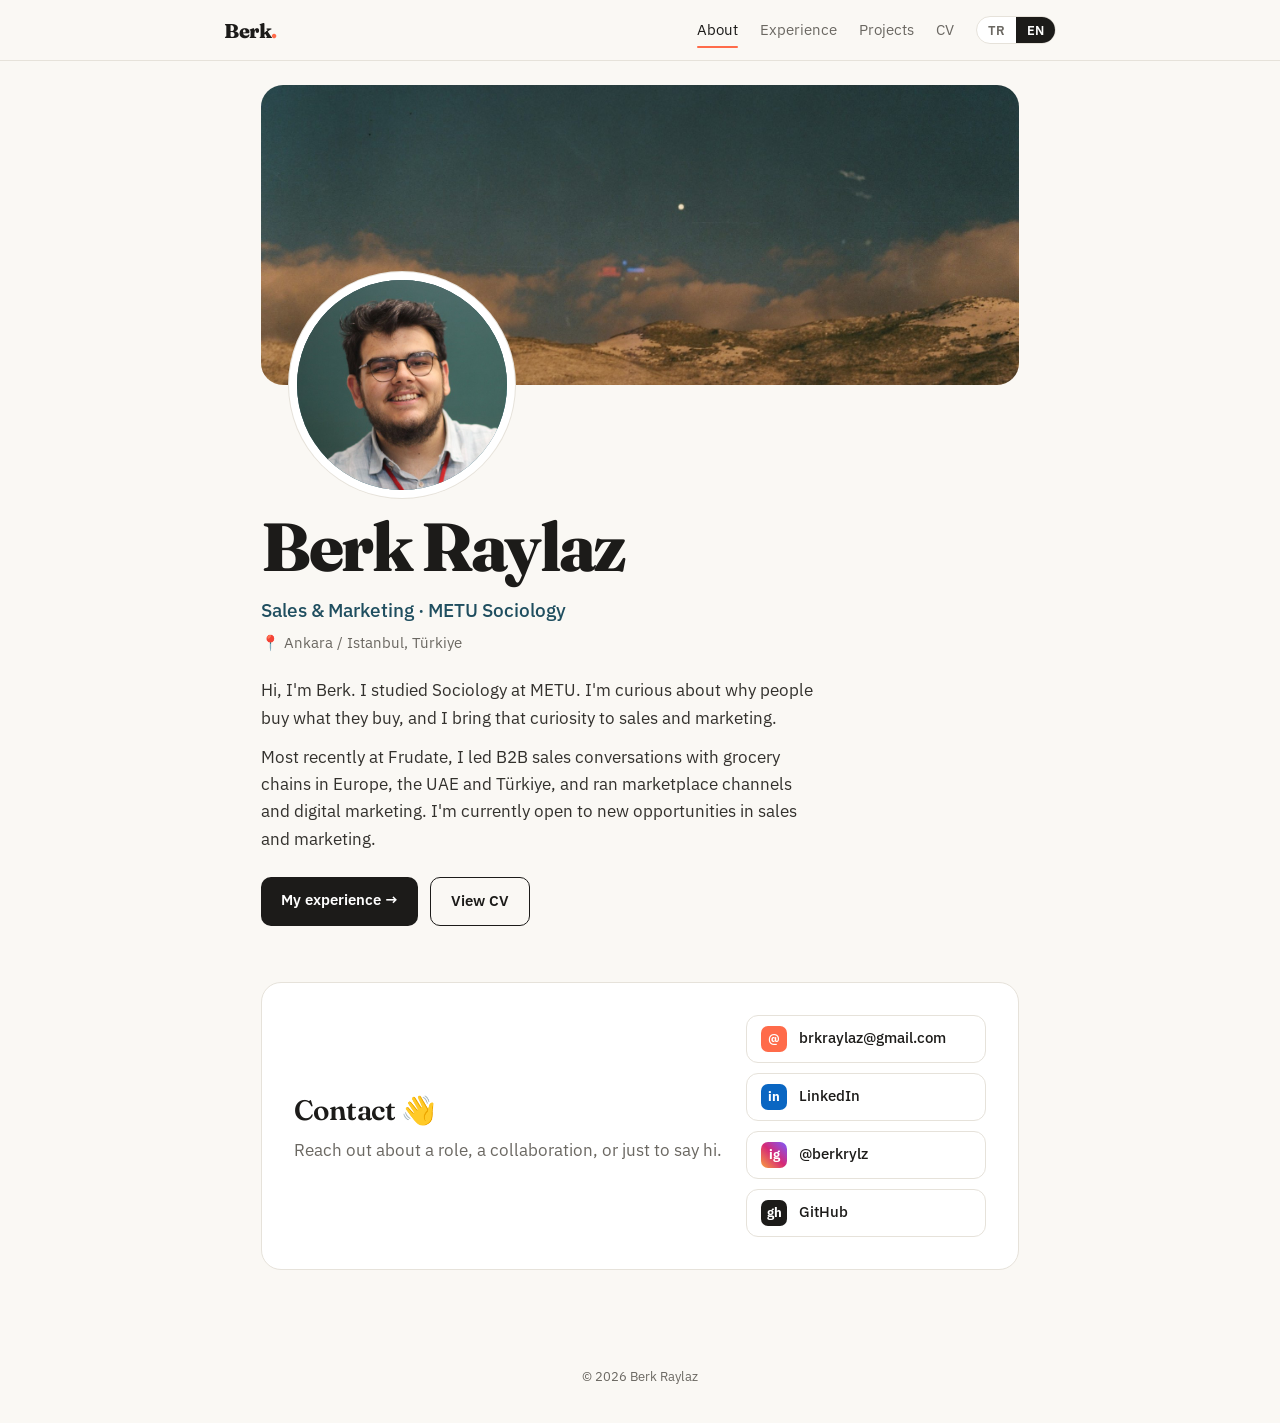
<file: index.html>
<!DOCTYPE html>
<html lang="tr">
<head>
<meta charset="UTF-8">
<meta name="viewport" content="width=device-width, initial-scale=1.0">
<title>Berk Raylaz</title>
<meta name="description" content="Berk Raylaz — Sales & Marketing | METU Sociology">
<meta property="og:title" content="Berk Raylaz">
<meta property="og:description" content="Sales & Marketing | METU Sociology">
<link rel="preconnect" href="https://fonts.googleapis.com">
<link rel="preconnect" href="https://fonts.gstatic.com" crossorigin>
<link href="https://fonts.googleapis.com/css2?family=Fraunces:opsz,wght@9..144,400;9..144,600;9..144,800&family=IBM+Plex+Sans:wght@400;500;600&family=Caveat:wght@600&display=swap" rel="stylesheet">
<link rel="stylesheet" href="style.css">
</head>
<body data-page="home">
<main class="wrap">

  <div class="cover" role="img" aria-label="Cover photo"></div>
  <header class="hero">
    <div class="photo">
      <img src="photo.jpg" alt="Berk Raylaz" onerror="this.remove()">
      <span>BR</span>
    </div>
    <div>
      <h1>Berk Raylaz</h1>
      <div class="role"><span data-tr>Satış &amp; Pazarlama · ODTÜ Sosyoloji</span><span data-en>Sales &amp; Marketing · METU Sociology</span></div>
      <div class="loc">📍 <span data-tr>Ankara / İstanbul</span><span data-en>Ankara / Istanbul, Türkiye</span></div>

      <div class="bio">
        <div data-tr>
          <p>Merhaba, ben Berk. ODTÜ Sosyoloji mezunuyum; insanların neyi neden satın aldığını anlamaya meraklıyım ve bu merakı satış ve pazarlamaya taşıyorum.</p>
          <p>Son olarak Frudate'te Avrupa, BAE ve Türkiye'deki market zincirleriyle B2B satış görüşmeleri yürüttüm, pazaryeri kanallarını ve dijital pazarlamayı yönettim. Şu anda satış ve pazarlama alanında yeni fırsatlara açığım.</p>
        </div>
        <div data-en>
          <p>Hi, I'm Berk. I studied Sociology at METU. I'm curious about why people buy what they buy, and I bring that curiosity to sales and marketing.</p>
          <p>Most recently at Frudate, I led B2B sales conversations with grocery chains in Europe, the UAE and Türkiye, and ran marketplace channels and digital marketing. I'm currently open to new opportunities in sales and marketing.</p>
        </div>
      </div>

      <div class="btns">
        <a class="btn dark" href="experience.html"><span data-tr>Deneyimlerim →</span><span data-en>My experience →</span></a>
        <a class="btn light" href="cv-tr.pdf" target="_blank" rel="noopener" data-tr>CV'yi görüntüle</a>
        <a class="btn light" href="cv-en.pdf" target="_blank" rel="noopener" data-en>View CV</a>
      </div>
    </div>
  </header>

  <div id="contact" class="contact-box rv">
    <div>
      <h2><span data-tr>İletişim 👋</span><span data-en>Contact 👋</span></h2>
      <p><span data-tr>Bir pozisyon, iş birliği ya da sadece merhaba demek için bana ulaşabilirsiniz.</span><span data-en>Reach out about a role, a collaboration, or just to say hi.</span></p>
    </div>
    <div class="contact-list">
      <a href="mailto:brkraylaz@gmail.com"><span class="ic" style="background:#ff6b4a">@</span>brkraylaz@gmail.com</a>
      <a href="https://linkedin.com/in/berk-raylaz" target="_blank" rel="noopener"><span class="ic" style="background:#0a66c2">in</span>LinkedIn</a>
      <a href="https://instagram.com/berkrylz" target="_blank" rel="noopener"><span class="ic" style="background:linear-gradient(45deg,#f9a03f,#d62976,#7b5cff)">ig</span>@berkrylz</a>
      <a href="https://github.com/BerkRaylaz" target="_blank" rel="noopener"><span class="ic" style="background:#1c1b19">gh</span>GitHub</a>
    </div>
  </div>

</main>
<script src="main.js"></script>
</body>
</html>
</file>
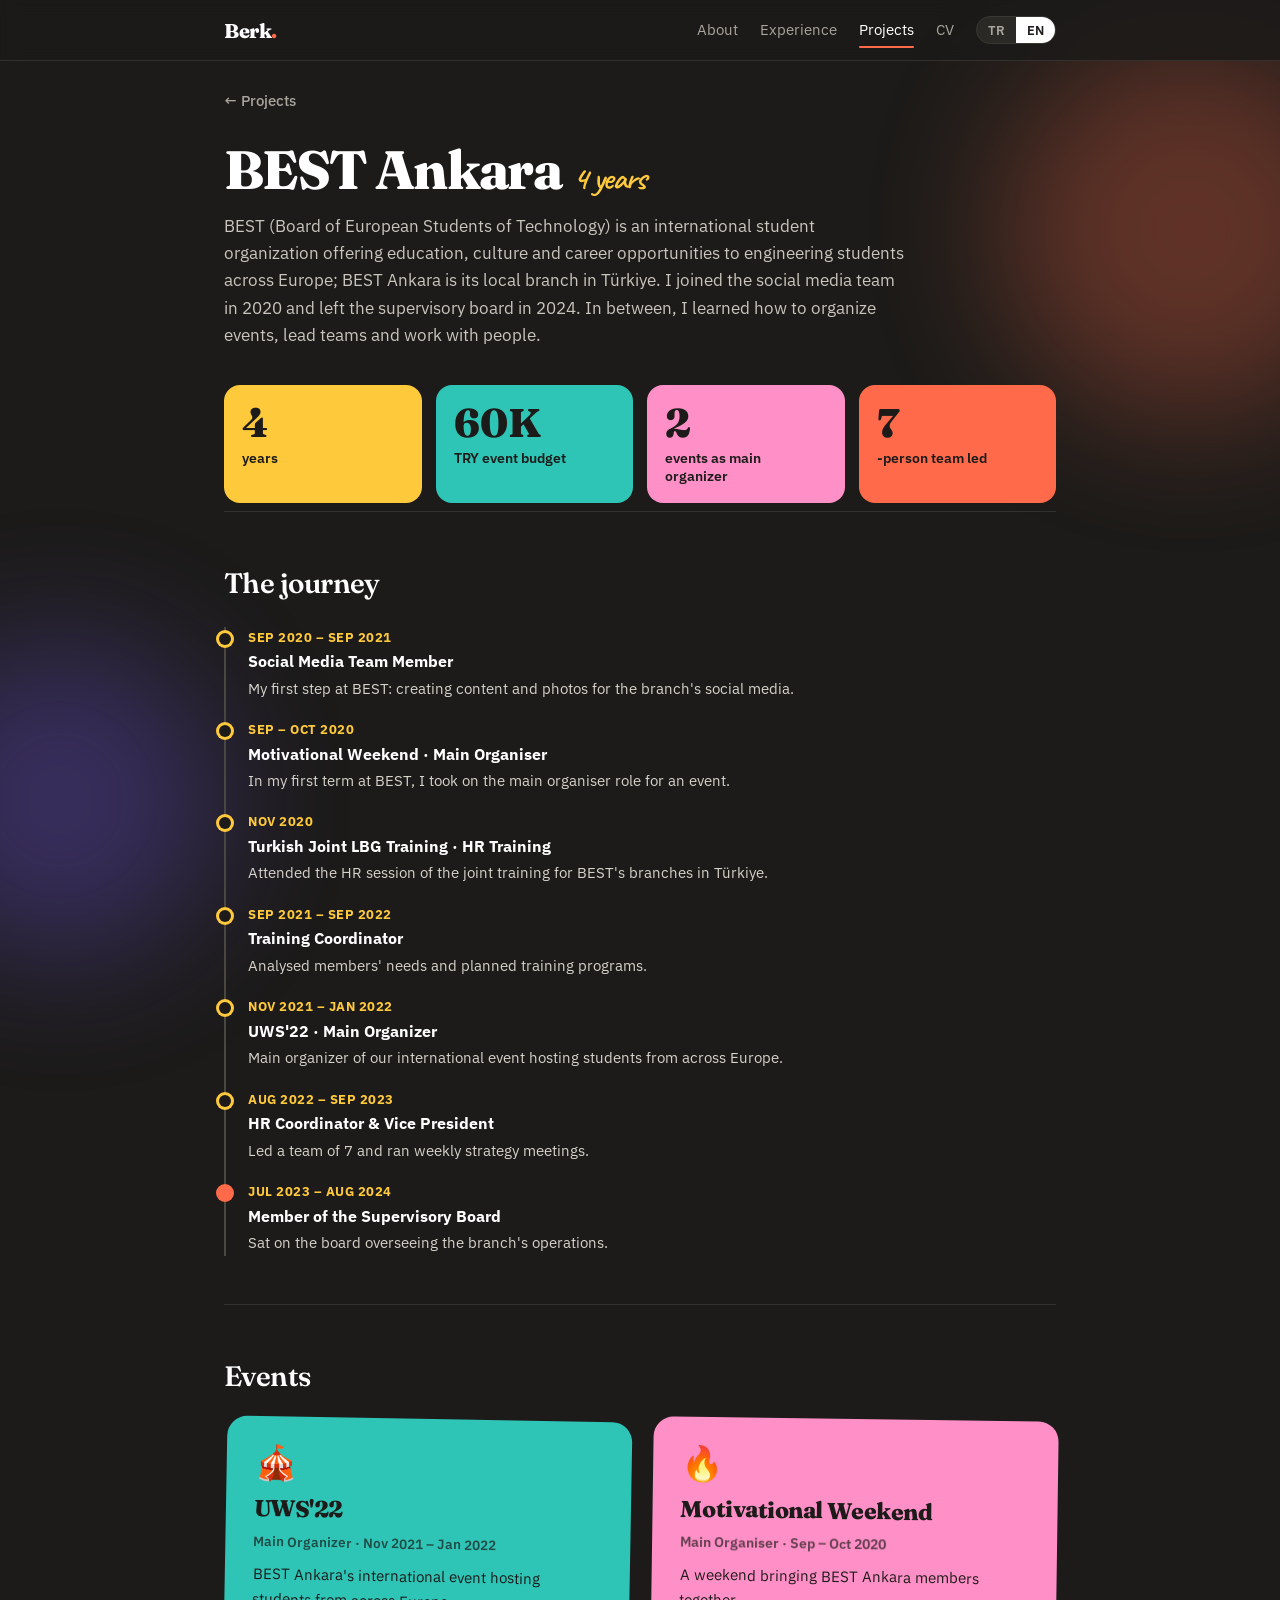
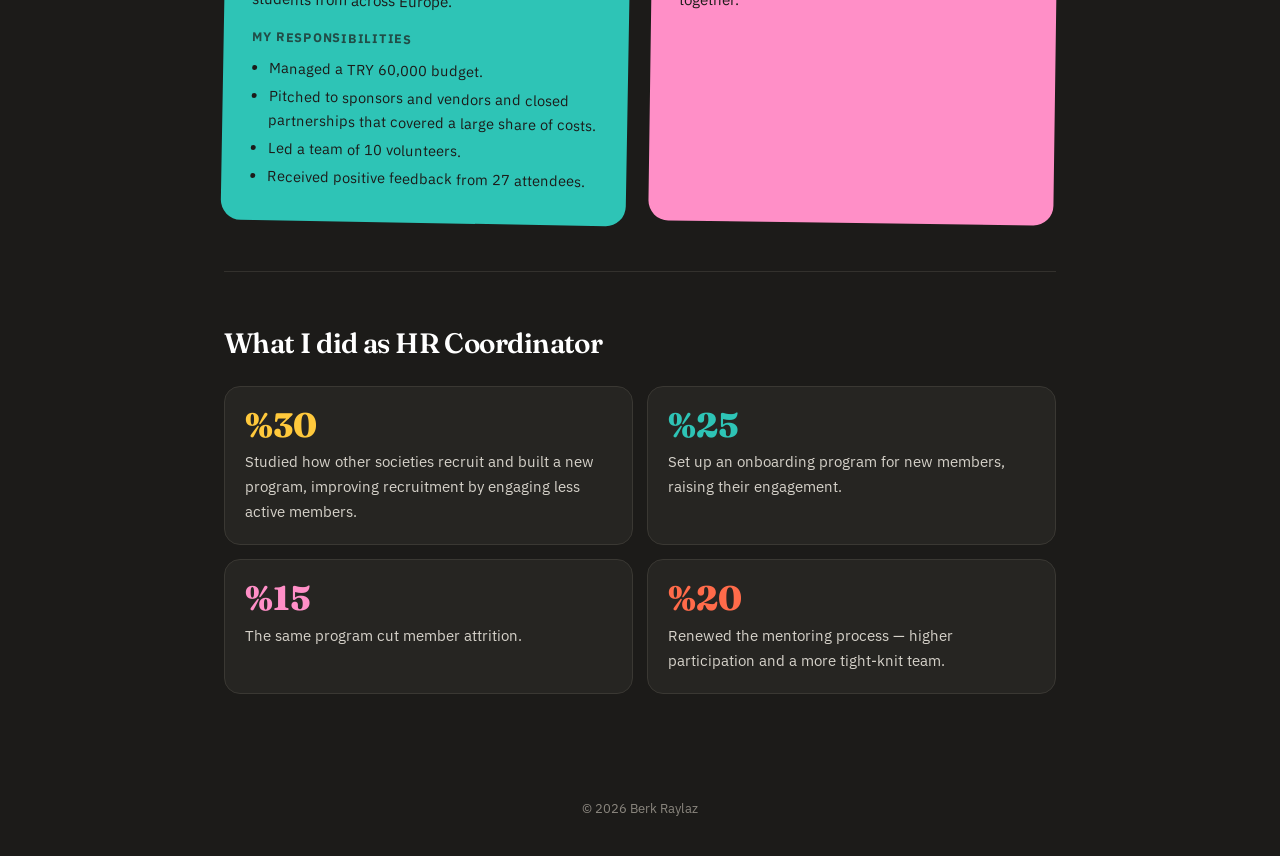
<file: best.html>
<!DOCTYPE html>
<html lang="tr">
<head>
<meta charset="UTF-8">
<meta name="viewport" content="width=device-width, initial-scale=1.0">
<title>BEST Ankara — Berk Raylaz</title>
<link rel="preconnect" href="https://fonts.googleapis.com">
<link rel="preconnect" href="https://fonts.gstatic.com" crossorigin>
<link href="https://fonts.googleapis.com/css2?family=Fraunces:opsz,wght@9..144,400;9..144,600;9..144,800&family=IBM+Plex+Sans:wght@400;500;600&family=Caveat:wght@600&display=swap" rel="stylesheet">
<link rel="stylesheet" href="style.css">
</head>
<body data-page="projects" class="fun-page">
<div class="blob b1"></div><div class="blob b2"></div>
<main class="wrap">

  <a class="back" href="projects.html"><span data-tr>← Projeler</span><span data-en>← Projects</span></a>

  <header class="page-head">
    <h1>BEST Ankara<span class="scribble">4 <span data-tr>yıl</span><span data-en>years</span></span></h1>
    <p data-tr>BEST (Board of European Students of Technology), Avrupa genelinde mühendislik öğrencilerine eğitim, kültür ve kariyer fırsatları sunan uluslararası bir öğrenci organizasyonu. BEST Ankara ise Türkiye'deki yerel şubesi. 2020'de sosyal medya ekibine katıldım, 2024'te denetim kurulundan ayrıldım. Aradaki dört yılda etkinlik organize etmeyi, ekip yönetmeyi ve insanlarla çalışmayı öğrendim.</p>
    <p data-en>BEST (Board of European Students of Technology) is an international student organization offering education, culture and career opportunities to engineering students across Europe; BEST Ankara is its local branch in Türkiye. I joined the social media team in 2020 and left the supervisory board in 2024. In between, I learned how to organize events, lead teams and work with people.</p>
  </header>

  <div class="stats rv">
    <div class="stat s1"><b>4</b><span data-tr>yıl</span><span data-en>years</span></div>
    <div class="stat s2"><b>60K</b><span data-tr>TL etkinlik bütçesi</span><span data-en>TRY event budget</span></div>
    <div class="stat s3"><b>2</b><span data-tr>ana organizatörlük</span><span data-en>events as main organizer</span></div>
    <div class="stat s4"><b>7</b><span data-tr>kişilik ekip yönetimi</span><span data-en>-person team led</span></div>
  </div>

  <section class="best-sec rv">
    <h2><span data-tr>Yolculuk</span><span data-en>The journey</span></h2>
    <ol class="tl tl-dark">
      <li>
        <span class="tl-date"><span data-tr>Eyl 2020 – Eyl 2021</span><span data-en>Sep 2020 – Sep 2021</span></span>
        <strong><span data-tr>Sosyal Medya Ekibi Üyesi</span><span data-en>Social Media Team Member</span></strong>
        <span data-tr>BEST'teki ilk adımım. Şubenin sosyal medyası için içerik ve fotoğraf ürettim.</span><span data-en>My first step at BEST: creating content and photos for the branch's social media.</span>
      </li>
      <li>
        <span class="tl-date"><span data-tr>Eyl – Eki 2020</span><span data-en>Sep – Oct 2020</span></span>
        <strong><span data-tr>Motivational Weekend · Ana Organizatör</span><span data-en>Motivational Weekend · Main Organiser</span></strong>
        <span data-tr>BEST'e katıldığım ilk dönemde bir etkinliğin ana organizatörlüğünü üstlendim.</span><span data-en>In my first term at BEST, I took on the main organiser role for an event.</span>
      </li>
      <li>
        <span class="tl-date"><span data-tr>Kas 2020</span><span data-en>Nov 2020</span></span>
        <strong><span data-tr>Turkish Joint LBG Training · İK Eğitimi</span><span data-en>Turkish Joint LBG Training · HR Training</span></strong>
        <span data-tr>Türkiye'deki BEST şubelerinin ortak eğitiminde İK oturumuna katıldım.</span><span data-en>Attended the HR session of the joint training for BEST's branches in Türkiye.</span>
      </li>
      <li>
        <span class="tl-date"><span data-tr>Eyl 2021 – Eyl 2022</span><span data-en>Sep 2021 – Sep 2022</span></span>
        <strong><span data-tr>Eğitim Koordinatörü</span><span data-en>Training Coordinator</span></strong>
        <span data-tr>Üyelerin ihtiyaçlarını analiz edip eğitim programlarını planladım.</span><span data-en>Analysed members' needs and planned training programs.</span>
      </li>
      <li>
        <span class="tl-date"><span data-tr>Kas 2021 – Oca 2022</span><span data-en>Nov 2021 – Jan 2022</span></span>
        <strong><span data-tr>UWS'22 · Ana Organizatör</span><span data-en>UWS'22 · Main Organizer</span></strong>
        <span data-tr>Avrupa'dan öğrencileri ağırladığımız uluslararası etkinliğin ana organizatörü oldum.</span><span data-en>Main organizer of our international event hosting students from across Europe.</span>
      </li>
      <li>
        <span class="tl-date"><span data-tr>Ağu 2022 – Eyl 2023</span><span data-en>Aug 2022 – Sep 2023</span></span>
        <strong><span data-tr>İK Koordinatörü &amp; Başkan Yardımcısı</span><span data-en>HR Coordinator &amp; Vice President</span></strong>
        <span data-tr>7 kişilik ekibi yönettim ve haftalık strateji toplantılarını yürüttüm.</span><span data-en>Led a team of 7 and ran weekly strategy meetings.</span>
      </li>
      <li>
        <span class="tl-date"><span data-tr>Tem 2023 – Ağu 2024</span><span data-en>Jul 2023 – Aug 2024</span></span>
        <strong><span data-tr>Denetim Kurulu Üyesi</span><span data-en>Member of the Supervisory Board</span></strong>
        <span data-tr>Şubenin işleyişini denetleyen kurulda yer aldım.</span><span data-en>Sat on the board overseeing the branch's operations.</span>
      </li>
    </ol>
  </section>

  <section class="best-sec rv">
    <h2><span data-tr>Etkinlikler</span><span data-en>Events</span></h2>
    <div class="cards" style="padding:0">
      <div class="card c2">
        <div class="emoji">🎪</div>
        <h3>UWS'22</h3>
        <div class="meta"><span data-tr>Ana Organizatör · Kas 2021 – Oca 2022</span><span data-en>Main Organizer · Nov 2021 – Jan 2022</span></div>
        <p data-tr>BEST Ankara'nın Avrupa'dan öğrencileri ağırladığı uluslararası etkinlik.</p>
        <p data-en>BEST Ankara's international event hosting students from across Europe.</p>
        <div class="sub-h"><span data-tr>Sorumluluklarım</span><span data-en>My responsibilities</span></div>
        <ul data-tr>
          <li>60.000 TL'lik bütçeyi yönettim.</li>
          <li>Sponsor ve tedarikçilere sunum yapıp maliyetin önemli kısmını karşılayan ortaklıklar kurdum.</li>
          <li>10 kişilik gönüllü ekibe liderlik ettim.</li>
          <li>27 katılımcıdan olumlu geri bildirim aldık.</li>
        </ul>
        <ul data-en>
          <li>Managed a TRY 60,000 budget.</li>
          <li>Pitched to sponsors and vendors and closed partnerships that covered a large share of costs.</li>
          <li>Led a team of 10 volunteers.</li>
          <li>Received positive feedback from 27 attendees.</li>
        </ul>
      </div>
      <div class="card c3">
        <div class="emoji">🔥</div>
        <h3>Motivational Weekend</h3>
        <div class="meta"><span data-tr>Ana Organizatör · Eyl – Eki 2020</span><span data-en>Main Organiser · Sep – Oct 2020</span></div>
        <p data-tr>BEST Ankara üyelerini bir araya getiren motivasyon hafta sonu.</p>
        <p data-en>A weekend bringing BEST Ankara members together.</p>
      </div>
    </div>
  </section>

  <section class="best-sec rv">
    <h2><span data-tr>İK koordinatörlüğünde neler yaptım</span><span data-en>What I did as HR Coordinator</span></h2>
    <div class="impact">
      <div class="imp"><b>%30</b><span data-tr>Farklı toplulukların işe alım süreçlerini inceleyip yeni bir program geliştirdim. Daha az aktif üyeleri de sürece katarak işe alımı iyileştirdim.</span><span data-en>Studied how other societies recruit and built a new program, improving recruitment by engaging less active members.</span></div>
      <div class="imp"><b>%25</b><span data-tr>Yeni üyeler için oryantasyon programı kurdum. Yeni üyelerin katılımı arttı.</span><span data-en>Set up an onboarding program for new members, raising their engagement.</span></div>
      <div class="imp"><b>%15</b><span data-tr>Aynı program sayesinde üye kaybı azaldı.</span><span data-en>The same program cut member attrition.</span></div>
      <div class="imp"><b>%20</b><span data-tr>Mentorluk sürecini yeniledim. Üye katılımı arttı, ekip daha bütünleşik hale geldi.</span><span data-en>Renewed the mentoring process — higher participation and a more tight-knit team.</span></div>
    </div>
  </section>

</main>
<script src="main.js"></script>
</body>
</html>
</file>
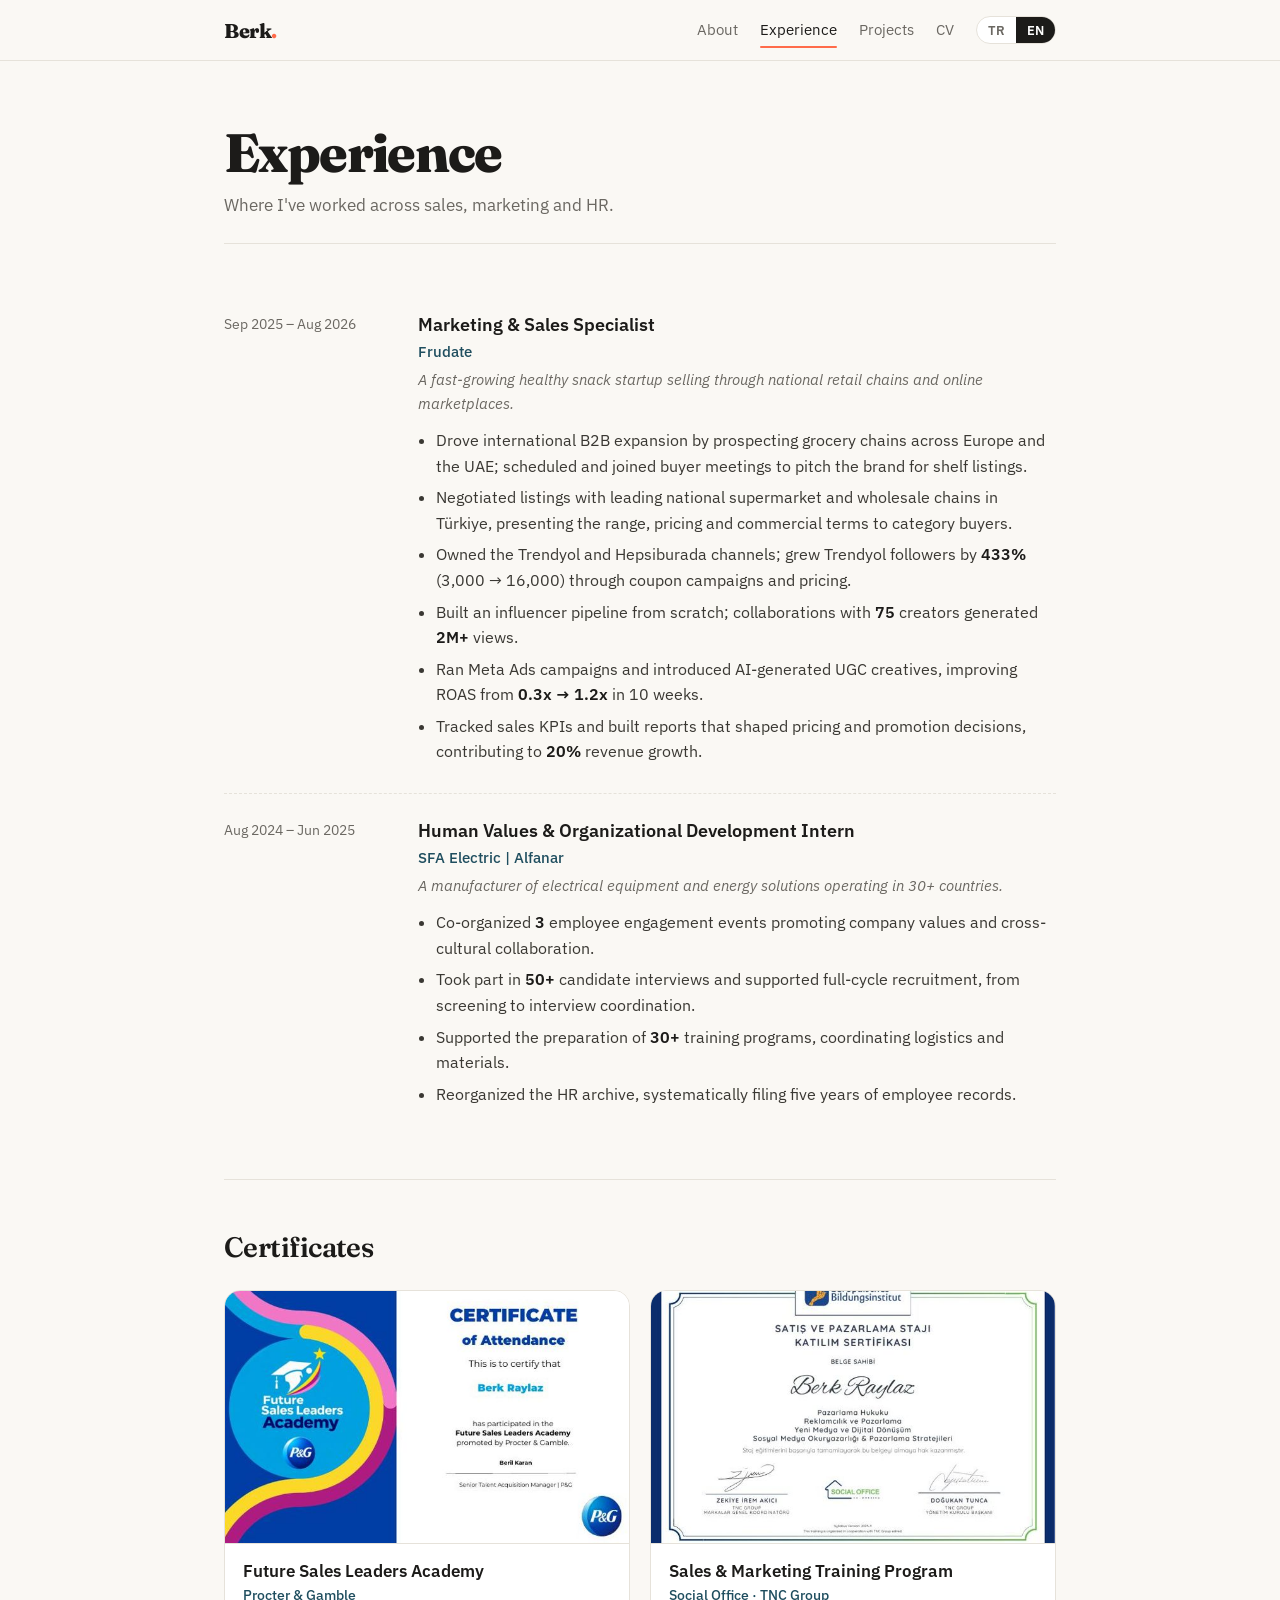
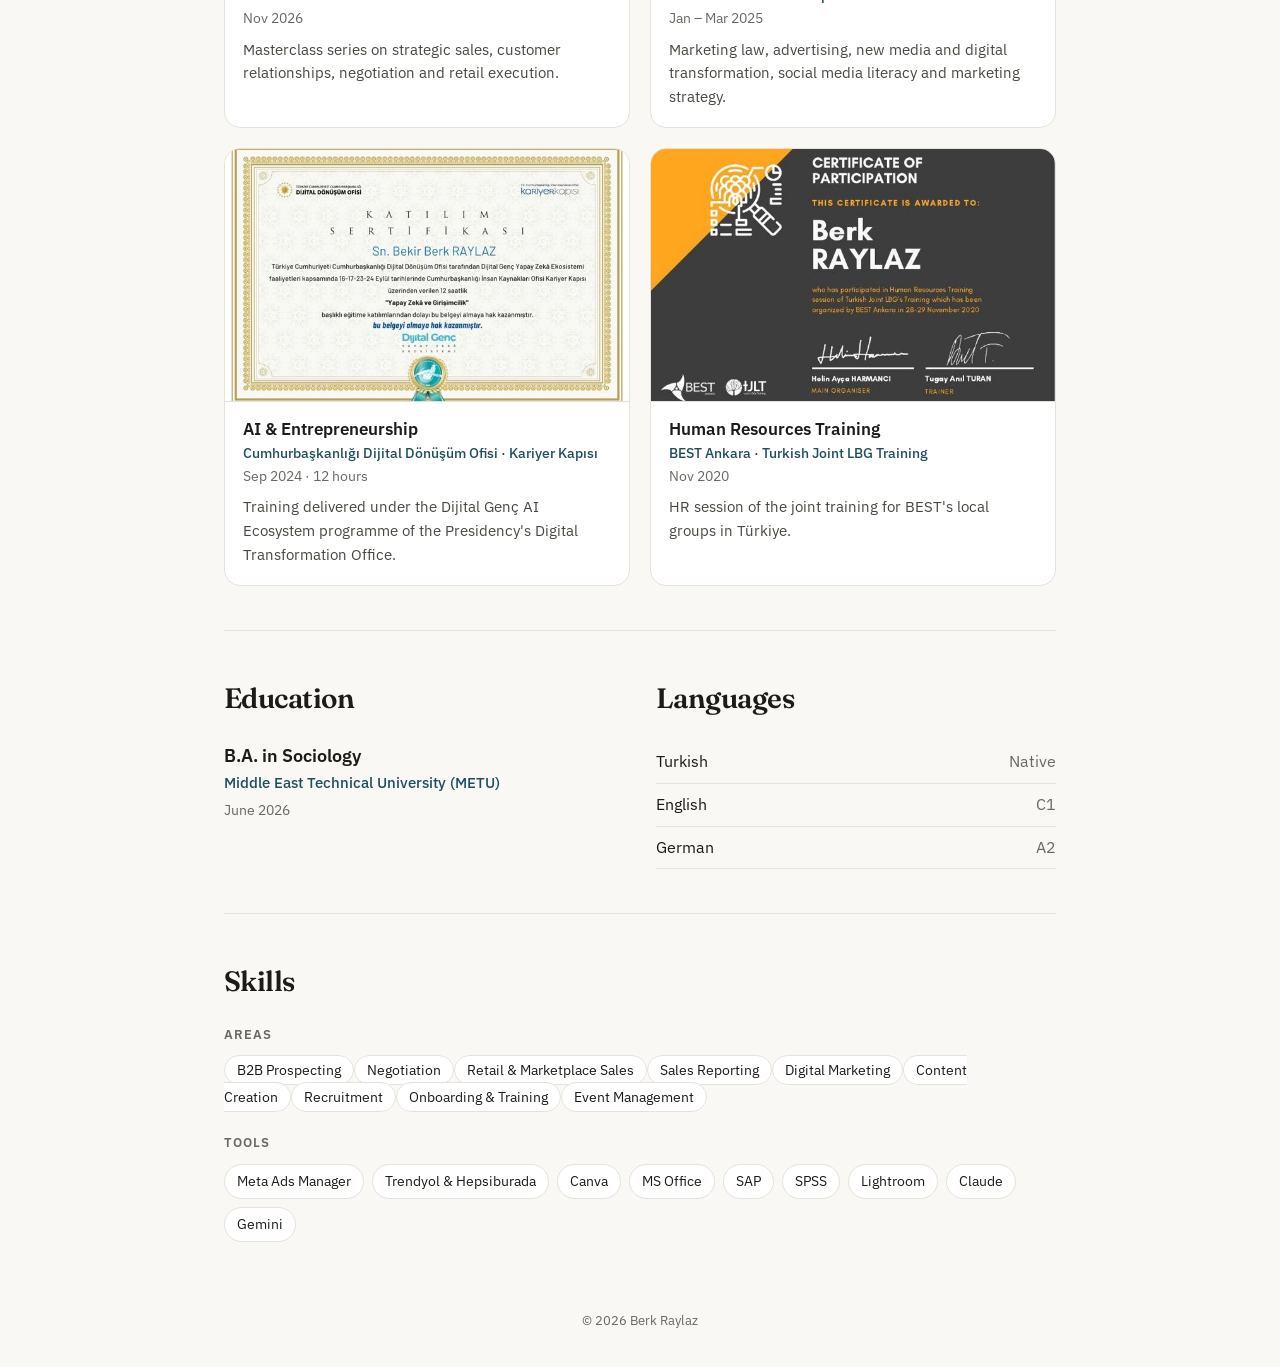
<file: experience.html>
<!DOCTYPE html>
<html lang="tr">
<head>
<meta charset="UTF-8">
<meta name="viewport" content="width=device-width, initial-scale=1.0">
<title>Deneyim · Experience — Berk Raylaz</title>
<link rel="preconnect" href="https://fonts.googleapis.com">
<link rel="preconnect" href="https://fonts.gstatic.com" crossorigin>
<link href="https://fonts.googleapis.com/css2?family=Fraunces:opsz,wght@9..144,400;9..144,600;9..144,800&family=IBM+Plex+Sans:wght@400;500;600&family=Caveat:wght@600&display=swap" rel="stylesheet">
<link rel="stylesheet" href="style.css">
</head>
<body data-page="experience">
<main class="wrap">

  <header class="page-head">
    <h1><span data-tr>Deneyim</span><span data-en>Experience</span></h1>
    <p><span data-tr>Satış, pazarlama ve insan kaynakları alanlarında çalıştığım yerler.</span><span data-en>Where I've worked across sales, marketing and HR.</span></p>
  </header>

  <section class="rv">
    <div class="job">
      <div class="date"><span data-tr>Eyl 2025 – Ağu 2026</span><span data-en>Sep 2025 – Aug 2026</span></div>
      <div>
        <h3><span data-tr>Pazarlama ve Satış Uzmanı</span><span data-en>Marketing &amp; Sales Specialist</span></h3>
        <div class="co">Frudate</div>
        <div class="desc"><span data-tr>Ulusal market zincirleri ve online pazaryerleri üzerinden satış yapan, hızla büyüyen bir sağlıklı atıştırmalık girişimi.</span><span data-en>A fast-growing healthy snack startup selling through national retail chains and online marketplaces.</span></div>
        <ul data-tr>
          <li>Avrupa ve BAE'deki market zincirlerine yönelik müşteri araştırması yaparak uluslararası B2B büyümesine öncülük ettim; raf listelemesi için alıcı görüşmeleri ayarlayıp markayı sundum.</li>
          <li>Türkiye'nin önde gelen ulusal süpermarket ve toptan satış zincirleriyle listeleme müzakereleri yürüttüm; kategori alıcılarına ürün gamını, fiyatlandırmayı ve ticari koşulları sundum.</li>
          <li>Trendyol ve Hepsiburada kanallarını yönettim; kupon kampanyaları ve fiyat düzenlemeleriyle Trendyol takipçisini <span class="num">%433</span> artırdım (3.000 → 16.000).</li>
          <li>Influencer pazarlama sürecini sıfırdan kurdum; <span class="num">75</span> içerik üreticisiyle iş birliği <span class="num">2M+</span> görüntülenme sağladı.</li>
          <li>Meta Ads kampanyalarını yönettim ve yapay zekâ destekli UGC kreatiflerini devreye alarak ROAS'ı 10 haftada <span class="num">0,3x → 1,2x</span>'e yükselttim.</li>
          <li>Satış KPI'larını takip edip fiyat ve promosyon kararlarına yön veren raporlar hazırladım; <span class="num">%20</span> gelir artışına katkı sağladım.</li>
        </ul>
        <ul data-en>
          <li>Drove international B2B expansion by prospecting grocery chains across Europe and the UAE; scheduled and joined buyer meetings to pitch the brand for shelf listings.</li>
          <li>Negotiated listings with leading national supermarket and wholesale chains in Türkiye, presenting the range, pricing and commercial terms to category buyers.</li>
          <li>Owned the Trendyol and Hepsiburada channels; grew Trendyol followers by <span class="num">433%</span> (3,000 → 16,000) through coupon campaigns and pricing.</li>
          <li>Built an influencer pipeline from scratch; collaborations with <span class="num">75</span> creators generated <span class="num">2M+</span> views.</li>
          <li>Ran Meta Ads campaigns and introduced AI-generated UGC creatives, improving ROAS from <span class="num">0.3x → 1.2x</span> in 10 weeks.</li>
          <li>Tracked sales KPIs and built reports that shaped pricing and promotion decisions, contributing to <span class="num">20%</span> revenue growth.</li>
        </ul>
      </div>
    </div>

    <div class="job">
      <div class="date"><span data-tr>Ağu 2024 – Haz 2025</span><span data-en>Aug 2024 – Jun 2025</span></div>
      <div>
        <h3><span data-tr>İnsani Değerler ve Org. Gelişim Stajyeri</span><span data-en>Human Values &amp; Organizational Development Intern</span></h3>
        <div class="co">SFA Electric | Alfanar</div>
        <div class="desc"><span data-tr>30'dan fazla ülkede faaliyet gösteren elektrik ekipmanları ve enerji çözümleri üreticisi.</span><span data-en>A manufacturer of electrical equipment and energy solutions operating in 30+ countries.</span></div>
        <ul data-tr>
          <li>Şirket değerlerini ve kültürlerarası iş birliğini destekleyen <span class="num">3</span> çalışan bağlılığı etkinliğinin organizasyonunda yer aldım.</li>
          <li><span class="num">50+</span> aday mülakatına katıldım; ön değerlendirmeden mülakat koordinasyonuna kadar işe alım süreçlerini destekledim.</li>
          <li><span class="num">30+</span> eğitim programının lojistik ve materyal hazırlığını üstlendim.</li>
          <li>İK arşivini yeniden düzenleyerek son 5 yılın personel dosyalarını sistematik hâle getirdim.</li>
        </ul>
        <ul data-en>
          <li>Co-organized <span class="num">3</span> employee engagement events promoting company values and cross-cultural collaboration.</li>
          <li>Took part in <span class="num">50+</span> candidate interviews and supported full-cycle recruitment, from screening to interview coordination.</li>
          <li>Supported the preparation of <span class="num">30+</span> training programs, coordinating logistics and materials.</li>
          <li>Reorganized the HR archive, systematically filing five years of employee records.</li>
        </ul>
      </div>
    </div>
  </section>

  <section class="rv">
    <h2><span data-tr>Sertifikalar</span><span data-en>Certificates</span></h2>
    <div class="certs">
      <a class="cert" href="certificates/pg-future-sales-leaders.pdf" target="_blank" rel="noopener">
        <div class="cert-img"><img src="certificates/thumb-pg-future-sales-leaders.jpg" alt="" loading="lazy"></div>
        <div class="cert-body">
          <h3><span data-tr>Future Sales Leaders Academy</span><span data-en>Future Sales Leaders Academy</span></h3>
          <div class="co">Procter &amp; Gamble</div>
          <div class="date"><span data-tr>Kasım 2026</span><span data-en>Nov 2026</span></div>
          <p><span data-tr>Stratejik satış, müşteri ilişkileri, müzakere ve perakende uygulaması üzerine masterclass serisi.</span><span data-en>Masterclass series on strategic sales, customer relationships, negotiation and retail execution.</span></p>
        </div>
      </a>
      <a class="cert" href="certificates/satis-pazarlama-programi.pdf" target="_blank" rel="noopener">
        <div class="cert-img"><img src="certificates/thumb-satis-pazarlama-programi.jpg" alt="" loading="lazy"></div>
        <div class="cert-body">
          <h3><span data-tr>Satış ve Pazarlama Eğitim Programı</span><span data-en>Sales &amp; Marketing Training Program</span></h3>
          <div class="co">Social Office · TNC Group</div>
          <div class="date"><span data-tr>Ocak – Mart 2025</span><span data-en>Jan – Mar 2025</span></div>
          <p><span data-tr>Pazarlama hukuku, reklamcılık, yeni medya ve dijital dönüşüm, sosyal medya okuryazarlığı ve pazarlama stratejileri.</span><span data-en>Marketing law, advertising, new media and digital transformation, social media literacy and marketing strategy.</span></p>
        </div>
      </a>
      <a class="cert" href="certificates/yapay-zeka-girisimcilik.jpg" target="_blank" rel="noopener">
        <div class="cert-img"><img src="certificates/thumb-yapay-zeka-girisimcilik.jpg" alt="" loading="lazy"></div>
        <div class="cert-body">
          <h3><span data-tr>Yapay Zekâ ve Girişimcilik</span><span data-en>AI &amp; Entrepreneurship</span></h3>
          <div class="co">Cumhurbaşkanlığı Dijital Dönüşüm Ofisi · Kariyer Kapısı</div>
          <div class="date"><span data-tr>Eylül 2024 · 12 saat</span><span data-en>Sep 2024 · 12 hours</span></div>
          <p><span data-tr>Dijital Genç Yapay Zekâ Ekosistemi kapsamında verilen eğitim.</span><span data-en>Training delivered under the Dijital Genç AI Ecosystem programme of the Presidency's Digital Transformation Office.</span></p>
        </div>
      </a>
      <a class="cert" href="certificates/best-hr-training.pdf" target="_blank" rel="noopener">
        <div class="cert-img"><img src="certificates/thumb-best-hr-training.jpg" alt="" loading="lazy"></div>
        <div class="cert-body">
          <h3><span data-tr>İnsan Kaynakları Eğitimi</span><span data-en>Human Resources Training</span></h3>
          <div class="co">BEST Ankara · Turkish Joint LBG Training</div>
          <div class="date"><span data-tr>Kasım 2020</span><span data-en>Nov 2020</span></div>
          <p><span data-tr>BEST yerel gruplarının ortak eğitim programında İK oturumu.</span><span data-en>HR session of the joint training for BEST's local groups in Türkiye.</span></p>
        </div>
      </a>
    </div>
  </section>

  <section class="rv">
    <div class="grid2">
      <div>
        <h2><span data-tr>Eğitim</span><span data-en>Education</span></h2>
        <div class="job" style="grid-template-columns:1fr;padding-top:0">
          <div>
            <h3><span data-tr>Sosyoloji Lisans</span><span data-en>B.A. in Sociology</span></h3>
            <div class="co"><span data-tr>Orta Doğu Teknik Üniversitesi (ODTÜ)</span><span data-en>Middle East Technical University (METU)</span></div>
            <div class="date"><span data-tr>Haziran 2026</span><span data-en>June 2026</span></div>
          </div>
        </div>
      </div>
      <div>
        <h2><span data-tr>Diller</span><span data-en>Languages</span></h2>
        <div class="langrow"><span data-tr>Türkçe</span><span data-en>Turkish</span><span><span data-tr>Ana dil</span><span data-en>Native</span></span></div>
        <div class="langrow"><span data-tr>İngilizce</span><span data-en>English</span><span>C1</span></div>
        <div class="langrow"><span data-tr>Almanca</span><span data-en>German</span><span>A2</span></div>
      </div>
    </div>
  </section>

  <section class="rv">
    <h2><span data-tr>Yetkinlikler</span><span data-en>Skills</span></h2>
    <div class="sub"><span data-tr>Alanlar</span><span data-en>Areas</span></div>
    <div class="tags" data-tr style="margin-bottom:22px">
      <span class="tag">B2B Müşteri Bulma</span><span class="tag">Müzakere</span><span class="tag">Perakende ve Pazaryeri Satışı</span><span class="tag">Satış Raporlama</span><span class="tag">Dijital Pazarlama</span><span class="tag">İçerik Üretimi</span><span class="tag">İşe Alım</span><span class="tag">Oryantasyon ve Eğitim</span><span class="tag">Etkinlik Yönetimi</span>
    </div>
    <div class="tags" data-en style="margin-bottom:22px">
      <span class="tag">B2B Prospecting</span><span class="tag">Negotiation</span><span class="tag">Retail &amp; Marketplace Sales</span><span class="tag">Sales Reporting</span><span class="tag">Digital Marketing</span><span class="tag">Content Creation</span><span class="tag">Recruitment</span><span class="tag">Onboarding &amp; Training</span><span class="tag">Event Management</span>
    </div>
    <div class="sub"><span data-tr>Araçlar</span><span data-en>Tools</span></div>
    <div class="tags">
      <span class="tag">Meta Ads Manager</span><span class="tag">Trendyol &amp; Hepsiburada</span><span class="tag">Canva</span><span class="tag">MS Office</span><span class="tag">SAP</span><span class="tag">SPSS</span><span class="tag">Lightroom</span><span class="tag">Claude</span><span class="tag">Gemini</span>
    </div>
  </section>

</main>
<script src="main.js"></script>
</body>
</html>
</file>
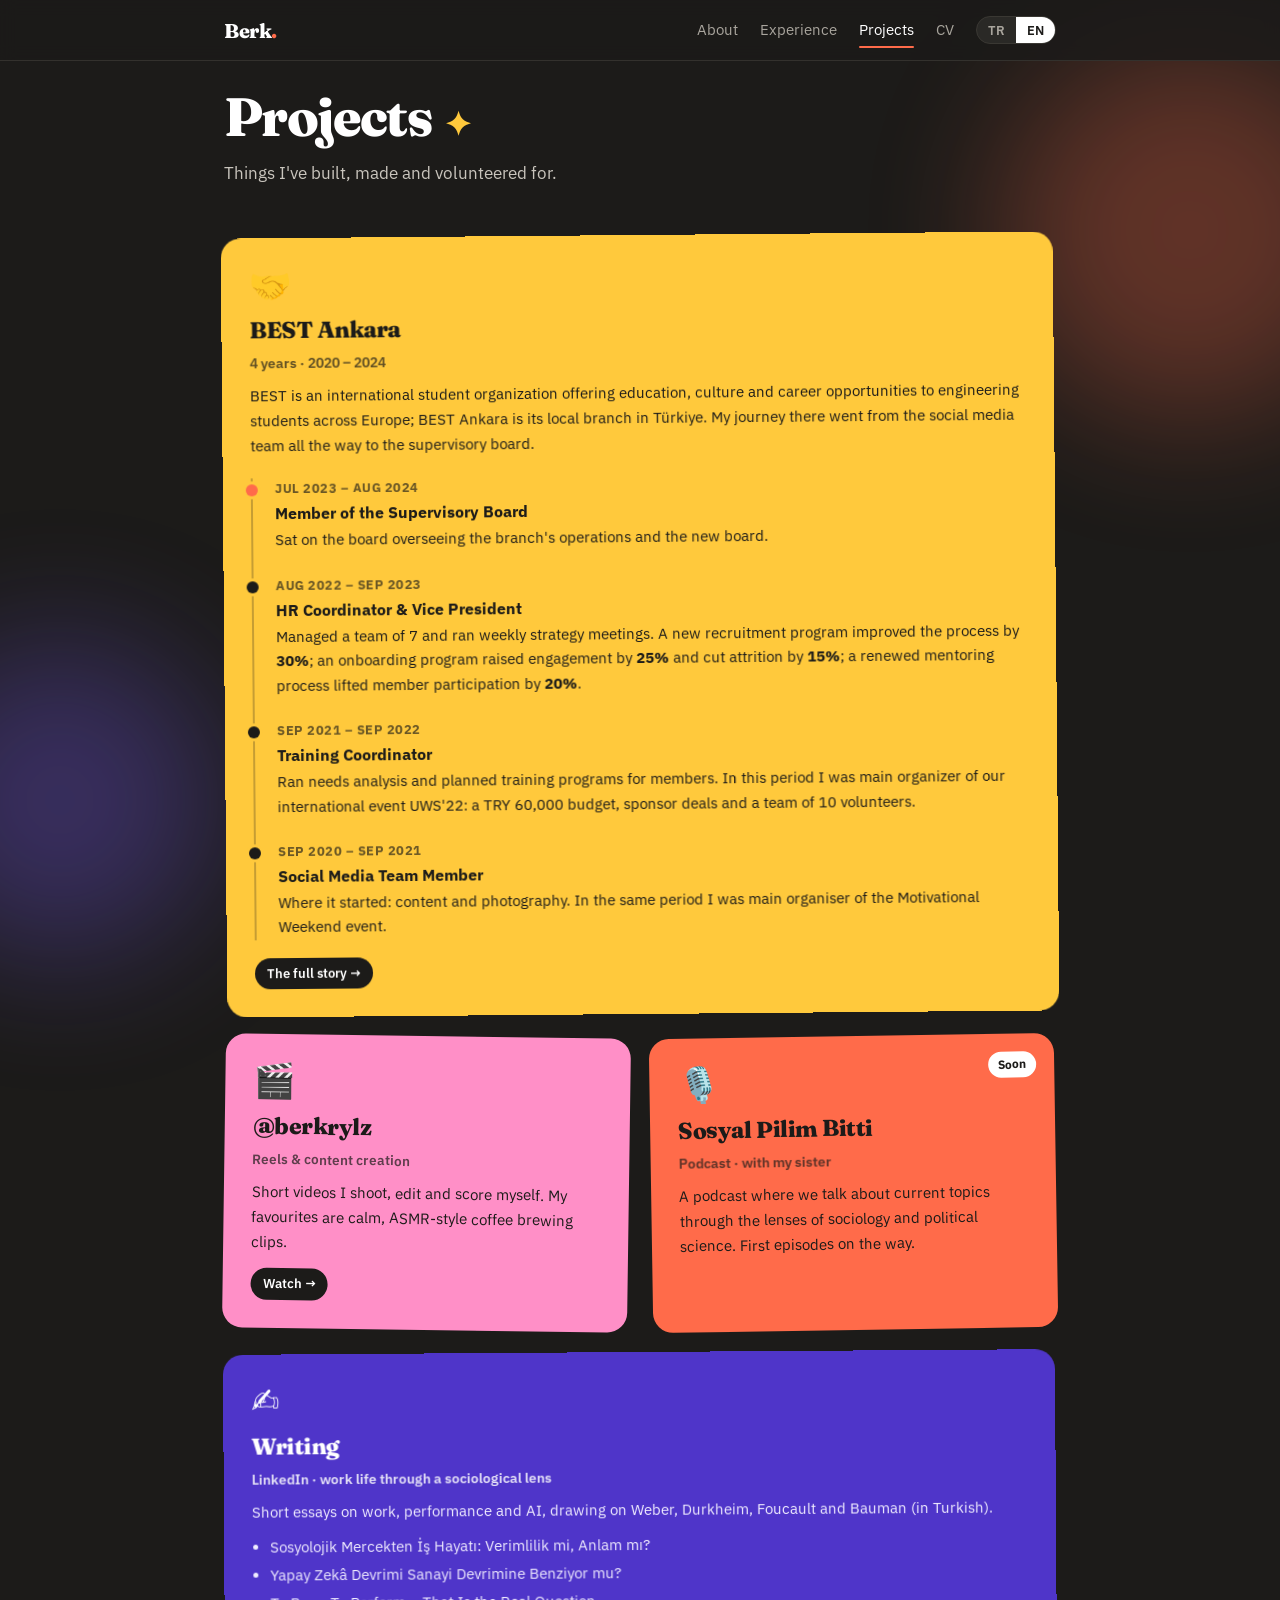
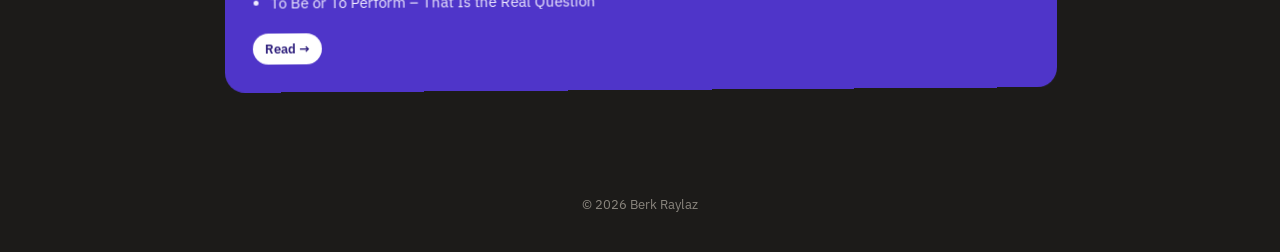
<file: projects.html>
<!DOCTYPE html>
<html lang="tr">
<head>
<meta charset="UTF-8">
<meta name="viewport" content="width=device-width, initial-scale=1.0">
<title>Projeler · Projects — Berk Raylaz</title>
<link rel="preconnect" href="https://fonts.googleapis.com">
<link rel="preconnect" href="https://fonts.gstatic.com" crossorigin>
<link href="https://fonts.googleapis.com/css2?family=Fraunces:opsz,wght@9..144,400;9..144,600;9..144,800&family=IBM+Plex+Sans:wght@400;500;600&family=Caveat:wght@600&display=swap" rel="stylesheet">
<link rel="stylesheet" href="style.css">
</head>
<body data-page="projects" class="fun-page">
<div class="blob b1"></div><div class="blob b2"></div>
<main class="wrap">

  <header class="page-head">
    <h1><span data-tr>Projeler</span><span data-en>Projects</span><span class="scribble">✦</span></h1>
    <p><span data-tr>Gönüllü olarak yaptığım, ürettiğim ve üzerinde çalıştığım şeyler.</span><span data-en>Things I've built, made and volunteered for.</span></p>
  </header>

  <div class="cards rv">
    <div class="card c1 wide">
      <div class="emoji">🤝</div>
      <h3>BEST Ankara</h3>
      <div class="meta"><span data-tr>4 yıl · 2020 – 2024</span><span data-en>4 years · 2020 – 2024</span></div>
      <p data-tr>BEST, Avrupa genelinde mühendislik öğrencilerine eğitim, kültür ve kariyer fırsatları sunan uluslararası bir öğrenci organizasyonu. BEST Ankara ise Türkiye'deki yerel şubesi. Burada sosyal medya ekibinden başlayıp yönetim kuruluna kadar uzanan bir yolculuk yaşadım.</p>
      <p data-en>BEST is an international student organization offering education, culture and career opportunities to engineering students across Europe; BEST Ankara is its local branch in Türkiye. My journey there went from the social media team all the way to the supervisory board.</p>
      <ol class="tl">
        <li>
          <span class="tl-date"><span data-tr>Tem 2023 – Ağu 2024</span><span data-en>Jul 2023 – Aug 2024</span></span>
          <strong><span data-tr>Denetim Kurulu Üyesi</span><span data-en>Member of the Supervisory Board</span></strong>
          <span data-tr>Şubenin işleyişini ve yeni yönetimi denetleyen kurulda yer aldım.</span><span data-en>Sat on the board overseeing the branch's operations and the new board.</span>
        </li>
        <li>
          <span class="tl-date"><span data-tr>Ağu 2022 – Eyl 2023</span><span data-en>Aug 2022 – Sep 2023</span></span>
          <strong><span data-tr>İK Koordinatörü &amp; Başkan Yardımcısı</span><span data-en>HR Coordinator &amp; Vice President</span></strong>
          <span data-tr>7 kişilik ekibi yönettim, haftalık strateji toplantılarını yürüttüm. Yeni işe alım programıyla süreci <b>%30</b> iyileştirdim; oryantasyon programıyla katılımı <b>%25</b> artırıp üye kaybını <b>%15</b> azalttım; yenilenen mentorluk süreciyle üye katılımı <b>%20</b> arttı.</span>
          <span data-en>Managed a team of 7 and ran weekly strategy meetings. A new recruitment program improved the process by <b>30%</b>; an onboarding program raised engagement by <b>25%</b> and cut attrition by <b>15%</b>; a renewed mentoring process lifted member participation by <b>20%</b>.</span>
        </li>
        <li>
          <span class="tl-date"><span data-tr>Eyl 2021 – Eyl 2022</span><span data-en>Sep 2021 – Sep 2022</span></span>
          <strong><span data-tr>Eğitim Koordinatörü</span><span data-en>Training Coordinator</span></strong>
          <span data-tr>Üyelerin ihtiyaç analizini yapıp eğitim programlarını planladım. Bu dönemde uluslararası etkinliğimiz UWS'22'nin ana organizatörü oldum: 60.000 TL bütçe, sponsor görüşmeleri ve 10 kişilik gönüllü ekip.</span><span data-en>Ran needs analysis and planned training programs for members. In this period I was main organizer of our international event UWS'22: a TRY 60,000 budget, sponsor deals and a team of 10 volunteers.</span>
        </li>
        <li>
          <span class="tl-date"><span data-tr>Eyl 2020 – Eyl 2021</span><span data-en>Sep 2020 – Sep 2021</span></span>
          <strong><span data-tr>Sosyal Medya Ekibi Üyesi</span><span data-en>Social Media Team Member</span></strong>
          <span data-tr>İlk adım: içerik ve fotoğraf üretimi. Aynı dönemde Motivational Weekend etkinliğinin ana organizatörlüğünü yaptım.</span><span data-en>Where it started: content and photography. In the same period I was main organiser of the Motivational Weekend event.</span>
        </li>
      </ol>
      <a class="pill" href="best.html"><span data-tr>Hikâyenin tamamı →</span><span data-en>The full story →</span></a>
    </div>

    <div class="card c3">
      <div class="emoji">🎬</div>
      <h3>@berkrylz</h3>
      <div class="meta"><span data-tr>Reels &amp; içerik üretimi</span><span data-en>Reels &amp; content creation</span></div>
      <p data-tr>Çekim, kurgu ve müzik seçimine kadar kendi ürettiğim kısa videolar. Sakin, ASMR tadında kahve demleme videoları favorim.</p>
      <p data-en>Short videos I shoot, edit and score myself. My favourites are calm, ASMR-style coffee brewing clips.</p>
      <a class="pill" href="https://instagram.com/berkrylz" target="_blank" rel="noopener"><span data-tr>İzle →</span><span data-en>Watch →</span></a>
    </div>

    <div class="card c4">
      <span class="soon"><span data-tr>Yakında</span><span data-en>Soon</span></span>
      <div class="emoji">🎙️</div>
      <h3>Sosyal Pilim Bitti</h3>
      <div class="meta"><span data-tr>Podcast · ablamla birlikte</span><span data-en>Podcast · with my sister</span></div>
      <p data-tr>Gündemi sosyoloji ve siyaset bilimi gözüyle konuştuğumuz bir podcast. İlk bölümler yolda.</p>
      <p data-en>A podcast where we talk about current topics through the lenses of sociology and political science. First episodes on the way.</p>
    </div>
    <div class="card c5 wide">
      <div class="emoji">✍️</div>
      <h3><span data-tr>Yazılar</span><span data-en>Writing</span></h3>
      <div class="meta"><span data-tr>LinkedIn · sosyolojik mercekten iş hayatı</span><span data-en>LinkedIn · work life through a sociological lens</span></div>
      <p data-tr>Weber, Durkheim, Foucault ve Bauman'dan yola çıkarak iş hayatı, performans ve yapay zekâ üzerine yazıyorum.</p>
      <p data-en>Short essays on work, performance and AI, drawing on Weber, Durkheim, Foucault and Bauman (in Turkish).</p>
      <ul>
        <li>Sosyolojik Mercekten İş Hayatı: Verimlilik mi, Anlam mı?</li>
        <li>Yapay Zekâ Devrimi Sanayi Devrimine Benziyor mu?</li>
        <li>To Be or To Perform – That Is the Real Question</li>
      </ul>
      <a class="pill" href="https://www.linkedin.com/in/berk-raylaz/recent-activity/all/" target="_blank" rel="noopener"><span data-tr>Oku →</span><span data-en>Read →</span></a>
    </div>
  </div>

</main>
<script src="main.js"></script>
</body>
</html>
</file>
<file: style.css>
:root{
  --ink:#1c1b19; --muted:#6b6862; --line:#e6e2da; --paper:#faf8f4; --white:#fff;
  --accent:#1f4e5f;
  --coral:#ff6b4a; --sun:#ffc93c; --teal:#2ec4b6; --plum:#7b5cff; --pink:#ff8fc7;
}
*{box-sizing:border-box;margin:0;padding:0}
html{scroll-behavior:smooth}
body{font-family:'IBM Plex Sans',system-ui,sans-serif;color:var(--ink);background:var(--paper);line-height:1.65;font-size:16.5px;min-height:100vh;display:flex;flex-direction:column}
main{flex:1}
a{color:inherit}
.wrap{max-width:880px;margin:0 auto;padding:0 24px}

/* NAV */
nav{position:sticky;top:0;z-index:10;background:rgba(250,248,244,.9);backdrop-filter:blur(8px);border-bottom:1px solid var(--line)}
nav .wrap{display:flex;align-items:center;justify-content:space-between;height:60px;gap:16px}
.logo{font-family:'Fraunces',serif;font-weight:800;font-size:20px;text-decoration:none;letter-spacing:-.02em}
.logo span{color:var(--coral)}
.links{display:flex;gap:22px;align-items:center;font-size:14.5px}
.links a{text-decoration:none;color:var(--muted);transition:color .2s;position:relative}
.links a:hover,.links a.active{color:var(--ink)}
.links a.active::after{content:"";position:absolute;left:0;right:0;bottom:-6px;height:2px;background:var(--coral);border-radius:2px}
.lang{display:flex;border:1px solid var(--line);border-radius:999px;overflow:hidden;background:var(--white)}
.lang button{border:0;background:none;padding:5px 11px;font:600 12.5px 'IBM Plex Sans',sans-serif;cursor:pointer;color:var(--muted)}
.lang button.on{background:var(--ink);color:var(--white)}
@media(max-width:600px){.links{gap:14px;font-size:13.5px}.logo{font-size:18px}}
@media(max-width:440px){.links a.hide-sm{display:none}}

/* BUTTONS */
.btns{display:flex;gap:12px;flex-wrap:wrap}
.btn{display:inline-block;padding:11px 20px;border-radius:10px;text-decoration:none;font-weight:600;font-size:15px;transition:transform .15s,box-shadow .15s}
.btn.dark{background:var(--ink);color:var(--white)}
.btn.light{border:1.5px solid var(--ink)}
.btn:hover{transform:translateY(-2px);box-shadow:0 6px 16px rgba(0,0,0,.1)}

/* HOME */
.cover{margin-top:24px;height:300px;border-radius:22px;background:url(cover.jpg) center 88%/cover no-repeat,#24403f;position:relative;overflow:hidden}
.cover::after{content:"";position:absolute;inset:0;background:linear-gradient(to bottom,rgba(0,0,0,0) 55%,rgba(0,0,0,.18))}
.hero{padding:0 0 40px;display:block}
.hero .photo{margin:-105px 0 0 36px;position:relative;z-index:2}
.hero .photo + div{margin-top:22px}
@media(max-width:680px){
  .cover{height:170px;border-radius:16px;margin-top:16px}
  .hero .photo{margin:-70px 0 0 20px}
}
.hero h1{font-family:'Fraunces',serif;font-weight:800;font-size:clamp(44px,7vw,68px);line-height:1.02;letter-spacing:-.035em}
.hero .role{margin-top:14px;font-size:19px;color:var(--accent);font-weight:500}
.hero .loc{margin-top:4px;color:var(--muted);font-size:15px}
.hero .bio{margin-top:22px;max-width:560px;color:#33312d}
.hero .bio p{margin-bottom:12px}
.hero .btns{margin-top:24px}
.photo{position:relative;width:210px;height:210px;border-radius:50%;overflow:hidden;background:linear-gradient(135deg,var(--accent),#3d7f93);display:grid;place-items:center;color:#fff;font-family:'Fraunces',serif;font-size:60px;font-weight:600;box-shadow:0 0 0 8px var(--white),0 0 0 9px var(--line)}
.photo img{position:absolute;inset:0;width:100%;height:100%;object-fit:cover}
@media(max-width:680px){.photo{width:140px;height:140px;font-size:42px}}

.contact-box{margin:16px 0 72px;padding:32px;border:1px solid var(--line);border-radius:20px;background:var(--white);display:grid;grid-template-columns:1fr auto;gap:24px;align-items:center}
.contact-box h2{margin-bottom:4px}
.contact-box p{color:var(--muted)}
.contact-list{display:flex;flex-direction:column;gap:10px;min-width:240px}
.contact-list a{display:flex;align-items:center;gap:12px;padding:10px 14px;border:1px solid var(--line);border-radius:12px;text-decoration:none;font-size:15px;font-weight:500;transition:border-color .2s,transform .15s}
.contact-list a:hover{border-color:var(--ink);transform:translateX(3px)}
.contact-list .ic{width:26px;height:26px;border-radius:7px;display:grid;place-items:center;font-size:13px;font-weight:700;color:#fff;flex-shrink:0}
@media(max-width:680px){.contact-box{grid-template-columns:1fr;padding:24px}.contact-list{min-width:0}}

/* PAGE HEADER */
.page-head{padding:64px 0 24px}
.page-head h1{font-family:'Fraunces',serif;font-weight:800;font-size:clamp(38px,6vw,54px);letter-spacing:-.03em;line-height:1.05}
.page-head p{margin-top:10px;color:var(--muted);max-width:560px}

/* SERIOUS SECTIONS */
section{padding:44px 0;border-top:1px solid var(--line)}
h2{font-family:'Fraunces',serif;font-weight:600;font-size:28px;letter-spacing:-.02em;margin-bottom:20px}
.job{display:grid;grid-template-columns:170px 1fr;gap:24px;padding:22px 0;border-bottom:1px dashed var(--line)}
.job:last-child{border-bottom:0}
.job .date{color:var(--muted);font-size:14px;padding-top:3px}
.job h3{font-size:18px;font-weight:600}
.job .co{color:var(--accent);font-weight:500;font-size:15px}
.job .desc{color:var(--muted);font-size:14.5px;margin-top:4px;font-style:italic}
.job ul{margin:12px 0 0 18px;color:#3a3833;font-size:15.5px}
.job li{margin-bottom:6px}
.num{font-weight:600;color:var(--ink)}
@media(max-width:680px){.job{grid-template-columns:1fr;gap:4px}}
.grid2{display:grid;grid-template-columns:1fr 1fr;gap:32px}
@media(max-width:680px){.grid2{grid-template-columns:1fr}}
.tags{display:flex;flex-wrap:wrap;gap:8px}
.tag{border:1px solid var(--line);background:var(--white);padding:5px 12px;border-radius:999px;font-size:14px}
.sub{font-size:13px;text-transform:uppercase;letter-spacing:.08em;color:var(--muted);margin-bottom:10px;font-weight:600}
.langrow{display:flex;justify-content:space-between;padding:8px 0;border-bottom:1px solid var(--line);font-size:15.5px}
.langrow span:last-child{color:var(--muted)}

/* COLORFUL (projects page) */
body.fun-page{background:var(--ink);color:#fff}
body.fun-page nav{background:rgba(28,27,25,.85);border-bottom-color:#33312d}
body.fun-page .links a{color:#a9a59d}
body.fun-page .links a:hover,body.fun-page .links a.active{color:#fff}
body.fun-page .logo{color:#fff}
body.fun-page .lang{background:#2a2926;border-color:#3a3833}
body.fun-page .lang button{color:#a9a59d}
body.fun-page .lang button.on{background:#fff;color:var(--ink)}
body.fun-page .page-head p{color:#c9c5bd}
body.fun-page footer{color:#8a867e}
.scribble{font-family:'Caveat',cursive;color:var(--sun);font-weight:600;margin-left:6px}
.blob{position:fixed;border-radius:50%;filter:blur(70px);opacity:.3;pointer-events:none;z-index:-1}
.b1{width:380px;height:380px;background:var(--coral);top:40px;right:-100px;animation:float 9s ease-in-out infinite}
.b2{width:320px;height:320px;background:var(--plum);bottom:-60px;left:-100px;animation:float 11s ease-in-out infinite reverse}
@keyframes float{50%{transform:translate(30px,25px) scale(1.08)}}
.cards{display:grid;grid-template-columns:repeat(2,1fr);gap:22px;padding:24px 0 80px}
@media(max-width:680px){.cards{grid-template-columns:1fr}}
.card{border-radius:20px;padding:28px;color:var(--ink);transition:transform .25s cubic-bezier(.3,1.6,.6,1);position:relative}
.card.c1{background:var(--sun);transform:rotate(-1.2deg)}
.card.c2{background:var(--teal);transform:rotate(1deg)}
.card.c3{background:var(--pink);transform:rotate(.8deg)}
.card.c4{background:var(--coral);transform:rotate(-.9deg)}
.card:hover{transform:rotate(0) translateY(-6px) scale(1.02)}
.card .emoji{font-size:34px;line-height:1}
.card h3{font-family:'Fraunces',serif;font-weight:800;font-size:23px;margin:12px 0 2px;letter-spacing:-.02em}
.card .meta{font-size:13.5px;font-weight:600;opacity:.7;margin-bottom:10px}
.card p{font-size:15px}
.card ul{margin:10px 0 0 18px;font-size:14.5px}
.card li{margin-bottom:4px}
.card .pill{display:inline-block;margin-top:14px;background:var(--ink);color:#fff;padding:5px 12px;border-radius:999px;font-size:13px;font-weight:600;text-decoration:none}
.soon{position:absolute;top:18px;right:18px;background:#fff;padding:3px 10px;border-radius:999px;font-size:12px;font-weight:700;animation:pulse 2s infinite}
@keyframes pulse{50%{transform:scale(1.08)}}

footer{text-align:center;color:var(--muted);font-size:13px;padding:24px 0 36px}

/* reveal */
.rv{opacity:0;transform:translateY(18px);transition:opacity .7s ease,transform .7s ease}
.rv.in{opacity:1;transform:none}
@media(prefers-reduced-motion:reduce){.rv{opacity:1;transform:none}.b1,.b2,.soon{animation:none}}

/* language */
[data-en]{display:none}
html[lang=en] [data-tr]{display:none}
html[lang=en] [data-en]{display:revert}

/* CERTIFICATES */
.certs{display:grid;grid-template-columns:repeat(2,1fr);gap:20px}
@media(max-width:680px){.certs{grid-template-columns:1fr}}
.cert{display:flex;flex-direction:column;border:1px solid var(--line);border-radius:16px;background:var(--white);overflow:hidden;text-decoration:none;transition:transform .2s,box-shadow .2s,border-color .2s}
.cert:hover{transform:translateY(-4px);box-shadow:0 10px 24px rgba(0,0,0,.08);border-color:#d3cec4}
.cert-img{aspect-ratio:16/10;background:#f1eee8;overflow:hidden;border-bottom:1px solid var(--line)}
.cert-img img{width:100%;height:100%;object-fit:cover;object-position:center;transition:transform .4s}
.cert:hover .cert-img img{transform:scale(1.04)}
.cert-body{padding:16px 18px 18px}
.cert-body h3{font-size:16.5px;font-weight:600;line-height:1.35}
.cert-body .co{color:var(--accent);font-weight:500;font-size:14px;margin-top:2px}
.cert-body .date{color:var(--muted);font-size:13.5px}
.cert-body p{color:#4a4741;font-size:14.5px;margin-top:8px}

/* projects extras */
.card.wide{grid-column:1/-1}
.card.c1.wide{transform:rotate(-.5deg)}
.card.c1.wide:hover{transform:rotate(0) translateY(-4px)}
.card.c5{background:#4f35c9;color:#fff;transform:rotate(-.4deg)}
.card.c5 .meta{opacity:.85}
.card.c5 p,.card.c5 li{color:#f1edff}
.card.c5 .pill{background:#fff;color:#2a1a7a}
.tl{list-style:none;margin:20px 0 0;padding:0 0 0 22px;border-left:2px solid rgba(28,27,25,.25)}
.tl li{position:relative;padding:0 0 18px;font-size:14.8px}
.tl li:last-child{padding-bottom:0}
.tl li::before{content:"";position:absolute;left:-29px;top:6px;width:12px;height:12px;border-radius:50%;background:var(--ink);box-shadow:0 0 0 3px var(--sun)}
.tl li:first-child::before{background:var(--coral)}
.tl .tl-date{display:block;font-size:12.5px;font-weight:700;letter-spacing:.04em;text-transform:uppercase;opacity:.65}
.tl strong{display:block;font-size:16px;margin:1px 0 2px}

/* BEST page */
.back{display:inline-block;margin-top:28px;color:#a9a59d;text-decoration:none;font-size:14.5px;font-weight:500}
.back:hover{color:#fff}
.fun-page .page-head{padding-top:28px}
.fun-page .page-head p{margin-top:14px;max-width:680px}
.fun-page .page-head .scribble{font-size:.62em;margin-left:12px}
.stats{display:grid;grid-template-columns:repeat(4,1fr);gap:14px;margin:12px 0 8px}
@media(max-width:680px){.stats{grid-template-columns:repeat(2,1fr)}}
.stat{border-radius:16px;padding:18px;color:var(--ink);font-size:14px;font-weight:600;line-height:1.3}
.stat b{display:block;font-family:'Fraunces',serif;font-size:40px;font-weight:800;line-height:1;margin-bottom:6px}
.stat.s1{background:var(--sun)}.stat.s2{background:var(--teal)}.stat.s3{background:var(--pink)}.stat.s4{background:var(--coral)}
.fun-page section.best-sec{border-top:1px solid #33312d;padding:48px 0}
.fun-page section.best-sec:last-of-type{padding-bottom:80px}
.fun-page h2{color:#fff}
.tl.tl-dark{border-left-color:#4a4741;margin-top:8px}
.tl.tl-dark li{color:#d6d2ca}
.tl.tl-dark strong{color:#fff}
.tl.tl-dark .tl-date{color:var(--sun);opacity:1}
.tl.tl-dark li::before{background:#1c1b19;box-shadow:0 0 0 3px var(--sun)}
.tl.tl-dark li:last-child::before{background:var(--coral);box-shadow:0 0 0 3px var(--coral)}
.sub-h{margin-top:14px;font-size:12.5px;font-weight:700;letter-spacing:.06em;text-transform:uppercase;opacity:.7}
.impact{display:grid;grid-template-columns:repeat(2,1fr);gap:14px}
@media(max-width:680px){.impact{grid-template-columns:1fr}}
.imp{background:#262522;border:1px solid #3a3833;border-radius:16px;padding:20px;color:#d6d2ca;font-size:15px}
.imp b{display:block;font-family:'Fraunces',serif;font-size:34px;font-weight:800;color:var(--sun);line-height:1.1;margin-bottom:6px}
.imp:nth-child(2) b{color:var(--teal)}.imp:nth-child(3) b{color:var(--pink)}.imp:nth-child(4) b{color:var(--coral)}
</file>
